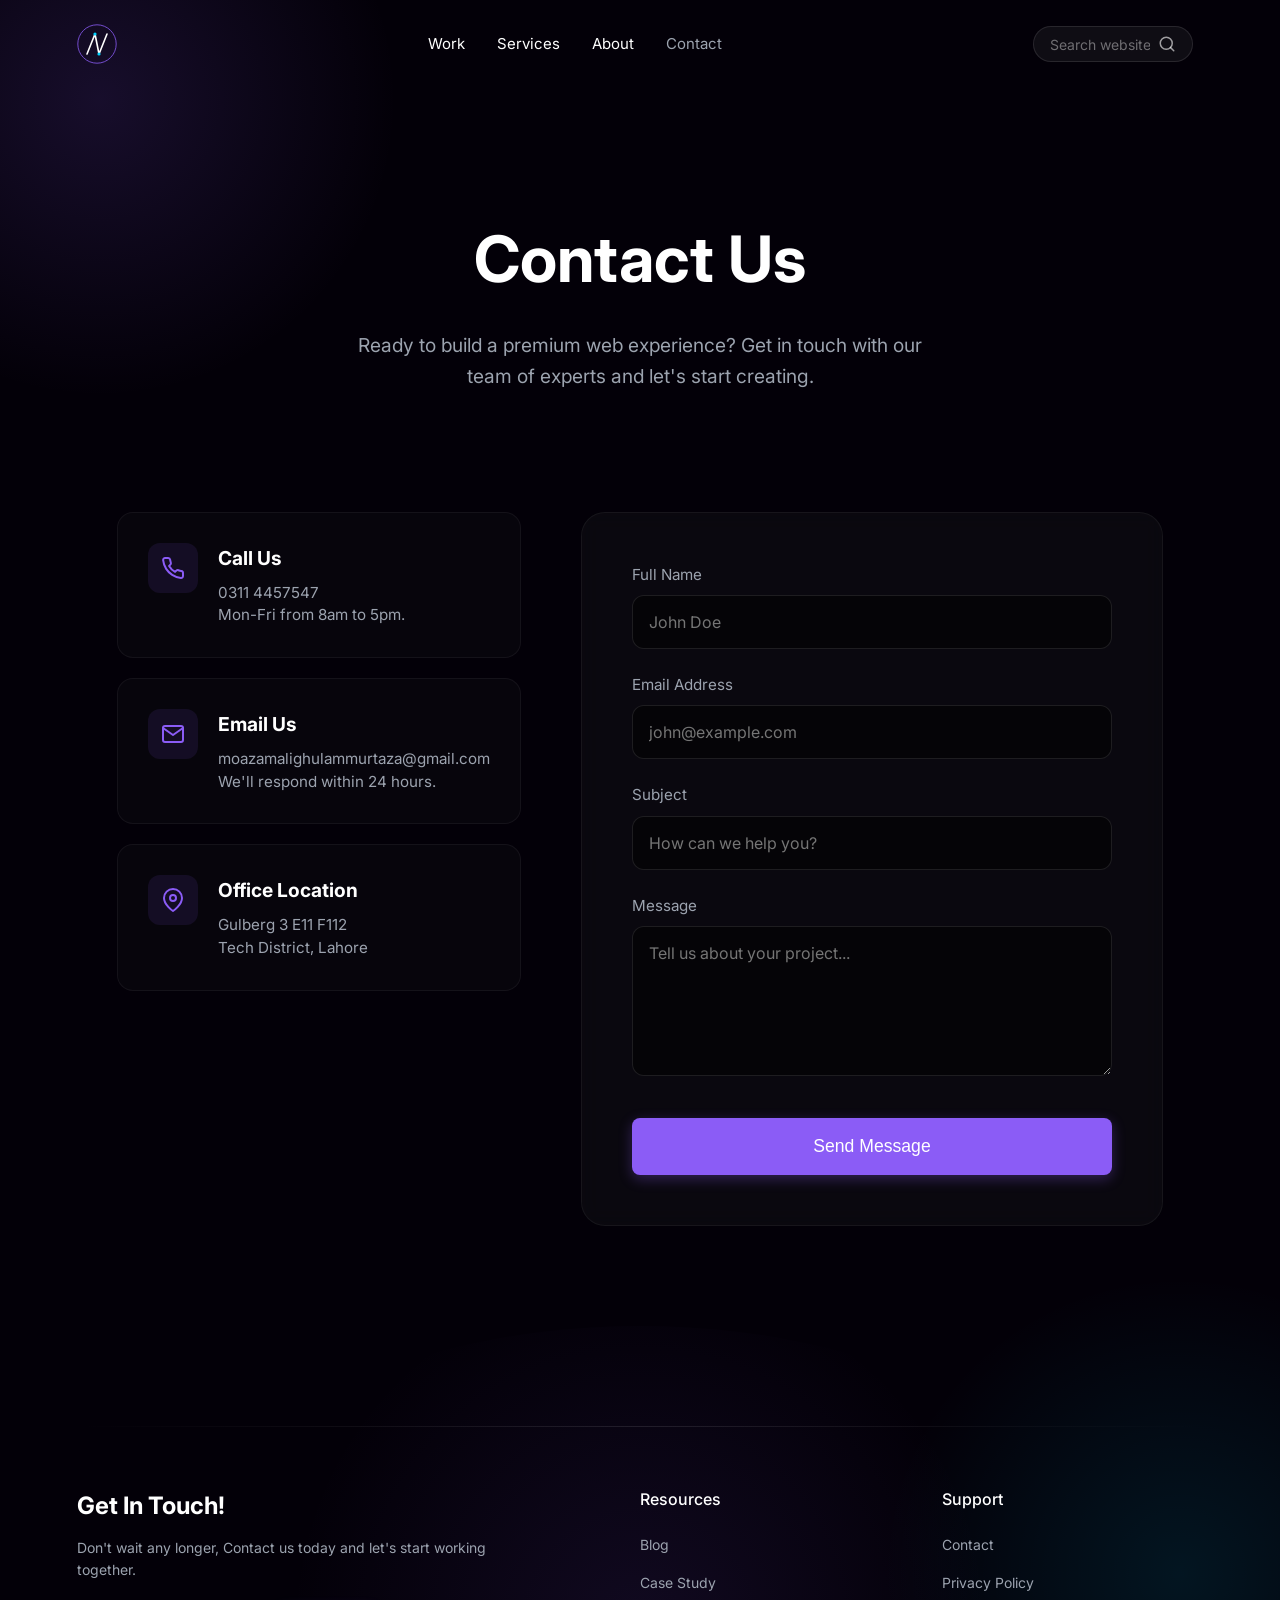
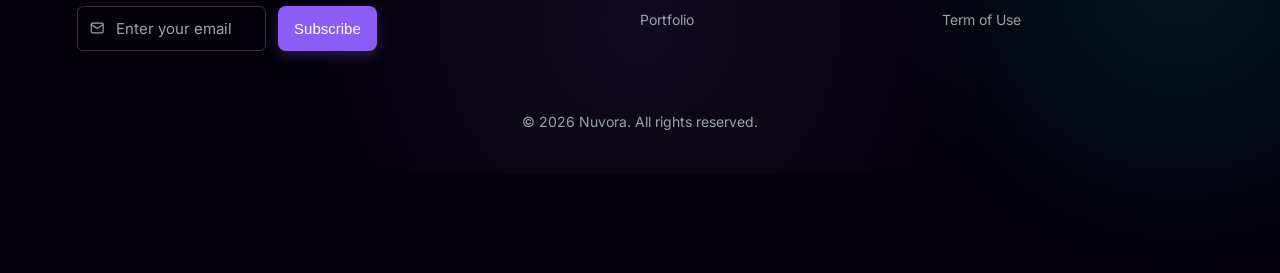
<file: contact.html>
<!DOCTYPE html>
<html lang="en">
<head>
    <meta charset="UTF-8">
    <meta name="viewport" content="width=device-width, initial-scale=1.0">
    <title>Contact Us - Antigravity Websites</title>
    <!-- Google Fonts -->
    <link rel="preconnect" href="https://fonts.googleapis.com">
    <link rel="preconnect" href="https://fonts.gstatic.com" crossorigin>
    <link href="https://fonts.googleapis.com/css2?family=Inter:wght@300;400;500;600;700;800&display=swap" rel="stylesheet">
    <!-- Main Stylesheet -->
    <link rel="stylesheet" href="style.css">
    <style>
        .contact-hero {
            padding: 120px 6% 60px;
            text-align: center;
            position: relative;
        }
        .contact-hero h1 {
            font-size: 4rem;
            margin-bottom: 20px;
            font-weight: 700;
        }
        .contact-hero p {
            color: var(--text-secondary);
            font-size: 1.2rem;
            max-width: 600px;
            margin: 0 auto;
        }
        .contact-section {
            padding: 60px 6% 100px;
            display: flex;
            gap: 60px;
            max-width: 1200px;
            margin: 0 auto;
        }
        .contact-info {
            flex: 1;
        }
        .contact-form-container {
            flex: 1.5;
            background: rgba(255, 255, 255, 0.03);
            border: 1px solid rgba(255, 255, 255, 0.05);
            padding: 50px;
            border-radius: 24px;
            backdrop-filter: blur(10px);
        }
        .info-card {
            background: rgba(255, 255, 255, 0.02);
            border: 1px solid rgba(255, 255, 255, 0.05);
            padding: 30px;
            border-radius: 16px;
            margin-bottom: 20px;
            display: flex;
            align-items: flex-start;
            gap: 20px;
        }
        .info-icon {
            background: rgba(139, 92, 246, 0.1);
            color: var(--accent);
            width: 50px;
            height: 50px;
            border-radius: 12px;
            display: flex;
            align-items: center;
            justify-content: center;
        }
        .info-content h3 {
            font-size: 1.2rem;
            margin-bottom: 8px;
        }
        .info-content p {
            color: var(--text-secondary);
            font-size: 0.95rem;
            line-height: 1.5;
        }
        .form-group {
            margin-bottom: 24px;
        }
        .form-group label {
            display: block;
            margin-bottom: 8px;
            color: var(--text-secondary);
            font-size: 0.95rem;
        }
        .form-control {
            width: 100%;
            background: rgba(0, 0, 0, 0.5);
            border: 1px solid rgba(255, 255, 255, 0.1);
            color: white;
            padding: 16px;
            border-radius: 12px;
            font-family: inherit;
            font-size: 1rem;
            transition: border-color 0.3s;
        }
        .form-control:focus {
            outline: none;
            border-color: var(--accent);
        }
        textarea.form-control {
            resize: vertical;
            min-height: 150px;
        }
        .contact-btn {
            width: 100%;
            padding: 18px;
            font-size: 1.1rem;
            margin-top: 10px;
        }
        @media (max-width: 900px) {
            .contact-section {
                flex-direction: column;
            }
        }
    </style>
</head>
<body>
    <!-- Background Gradient Effects -->
    <div class="bg-glow glow-top-left"></div>
    <div class="bg-glow glow-bottom-right"></div>
    
    <!-- Navigation Area -->
    <nav class="navbar">
        <a href="index.html" class="logo">
            <div class="logo-symbol">
                <svg width="40" height="40" viewBox="0 0 100 100" fill="none" xmlns="http://www.w3.org/2000/svg">
                    <circle cx="50" cy="50" r="48" stroke="#8B5CF6" stroke-width="2"/>
                    <path d="M25 75L45 25L55 75L75 25" stroke="white" stroke-width="4" stroke-linecap="round" stroke-linejoin="round"/>
                    <circle cx="45" cy="25" r="4" fill="#00D2FF"/>
                    <circle cx="55" cy="75" r="4" fill="#00D2FF"/>
                </svg>
            </div>
        </a>
        
        <div class="nav-links">
            <a href="index.html">Work</a>
            <a href="services.html">Services</a>
            <a href="about.html">About</a>
            <a href="contact.html" class="active">Contact</a>
        </div>
        
        <div class="nav-actions">
            <div class="search-bar-container">
                <input type="text" placeholder="Search website..." id="siteSearch">
                <svg width="18" height="18" viewBox="0 0 24 24" fill="none" stroke="currentColor" stroke-width="2" stroke-linecap="round" stroke-linejoin="round"><circle cx="11" cy="11" r="8"></circle><line x1="21" y1="21" x2="16.65" y2="16.65"></line></svg>
            </div>
            <button class="icon-btn mobile-menu-toggle" aria-label="Menu">
                <svg width="18" height="18" viewBox="0 0 24 24" fill="none" stroke="currentColor" stroke-width="2" stroke-linecap="round" stroke-linejoin="round"><line x1="3" y1="12" x2="21" y2="12"></line><line x1="3" y1="6" x2="21" y2="6"></line><line x1="3" y1="18" x2="21" y2="18"></line></svg>
            </button>
        </div>
    </nav>

    <!-- Contact Hero -->
    <header class="contact-hero">
        <h1>Contact Us</h1>
        <p>Ready to build a premium web experience? Get in touch with our team of experts and let's start creating.</p>
    </header>

    <!-- Contact Section -->
    <section class="contact-section" id="contact-info">
        <div class="contact-info">
            <div class="info-card">
                <div class="info-icon">
                    <svg width="24" height="24" viewBox="0 0 24 24" fill="none" stroke="currentColor" stroke-width="2" stroke-linecap="round" stroke-linejoin="round"><path d="M22 16.92v3a2 2 0 0 1-2.18 2 19.79 19.79 0 0 1-8.63-3.07 19.5 19.5 0 0 1-6-6 19.79 19.79 0 0 1-3.07-8.67A2 2 0 0 1 4.11 2h3a2 2 0 0 1 2 1.72 12.84 12.84 0 0 0 .7 2.81 2 2 0 0 1-.45 2.11L8.09 9.91a16 16 0 0 0 6 6l1.27-1.27a2 2 0 0 1 2.11-.45 12.84 12.84 0 0 0 2.81.7A2 2 0 0 1 22 16.92z"></path></svg>
                </div>
                <div class="info-content">
                    <h3>Call Us</h3>
                    <p>0311 4457547<br>Mon-Fri from 8am to 5pm.</p>
                </div>
            </div>

            <div class="info-card">
                <div class="info-icon">
                    <svg width="24" height="24" viewBox="0 0 24 24" fill="none" stroke="currentColor" stroke-width="2" stroke-linecap="round" stroke-linejoin="round"><path d="M4 4h16c1.1 0 2 .9 2 2v12c0 1.1-.9 2-2 2H4c-1.1 0-2-.9-2-2V6c0-1.1.9-2 2-2z"></path><polyline points="22,6 12,13 2,6"></polyline></svg>
                </div>
                <div class="info-content">
                    <h3>Email Us</h3>
                    <p>moazamalighulammurtaza@gmail.com<br>We'll respond within 24 hours.</p>
                </div>
            </div>

            <div class="info-card">
                <div class="info-icon">
                    <svg width="24" height="24" viewBox="0 0 24 24" fill="none" stroke="currentColor" stroke-width="2" stroke-linecap="round" stroke-linejoin="round"><path d="M21 10c0 7-9 13-9 13s-9-6-9-13a9 9 0 0 1 18 0z"></path><circle cx="12" cy="10" r="3"></circle></svg>
                </div>
                <div class="info-content">
                    <h3>Office Location</h3>
                    <p>Gulberg 3 E11 F112<br>Tech District, Lahore</p>
                </div>
            </div>
        </div>

        <div class="contact-form-container">
            <form onsubmit="event.preventDefault();">
                <div class="form-group">
                    <label for="name">Full Name</label>
                    <input type="text" id="name" class="form-control" placeholder="John Doe" required>
                </div>
                <div class="form-group">
                    <label for="email">Email Address</label>
                    <input type="email" id="email" class="form-control" placeholder="john@example.com" required>
                </div>
                <div class="form-group">
                    <label for="subject">Subject</label>
                    <input type="text" id="subject" class="form-control" placeholder="How can we help you?">
                </div>
                <div class="form-group">
                    <label for="message">Message</label>
                    <textarea id="message" class="form-control" placeholder="Tell us about your project..."></textarea>
                </div>
                <button type="submit" class="btn btn-primary contact-btn">Send Message</button>
            </form>
        </div>
    </section>

    <!-- Footer Area -->
    <div class="footer-wrapper">
        <div class="bg-glow footer-glow"></div>
        <div class="footer-divider"></div>

        <footer class="footer">
            <div class="footer-col brand-col">
                <h3>Get In Touch!</h3>
                <p>Don't wait any longer, Contact us today and let's start working together.</p>
                <form class="footer-form">
                    <div class="input-group dark-input">
                        <svg width="16" height="16" viewBox="0 0 24 24" fill="none" stroke="#9CA3AF" stroke-width="2"><path d="M4 4h16c1.1 0 2 .9 2 2v12c0 1.1-.9 2-2 2H4c-1.1 0-2-.9-2-2V6c0-1.1.9-2 2-2z"></path><polyline points="22,6 12,13 2,6"></polyline></svg>
                        <input type="email" placeholder="Enter your email" required>
                    </div>
                    <button type="submit" class="btn btn-primary btn-sm">Subscribe</button>
                </form>
            </div>
            
            
            <div class="footer-col">
                <h4>Resources</h4>
                <ul>
                    <li><a href="index.html">Blog</a></li>
                    <li><a href="index.html#portfolio">Case Study</a></li>
                    <li><a href="index.html#portfolio">Portfolio</a></li>
                </ul>
            </div>
            
            <div class="footer-col">
                <h4>Support</h4>
                <ul>
                    <li><a href="contact.html#contact-info">Contact</a></li>
                    <li><a href="index.html">Privacy Policy</a></li>
                    <li><a href="index.html">Term of Use</a></li>
                </ul>
            </div>
        </footer>
        <div class="copyright">
            <p>&copy; 2026 Nuvora. All rights reserved.</p>
        </div>
    </div>

    <script src="script.js"></script>
</body>
</html>
</file>
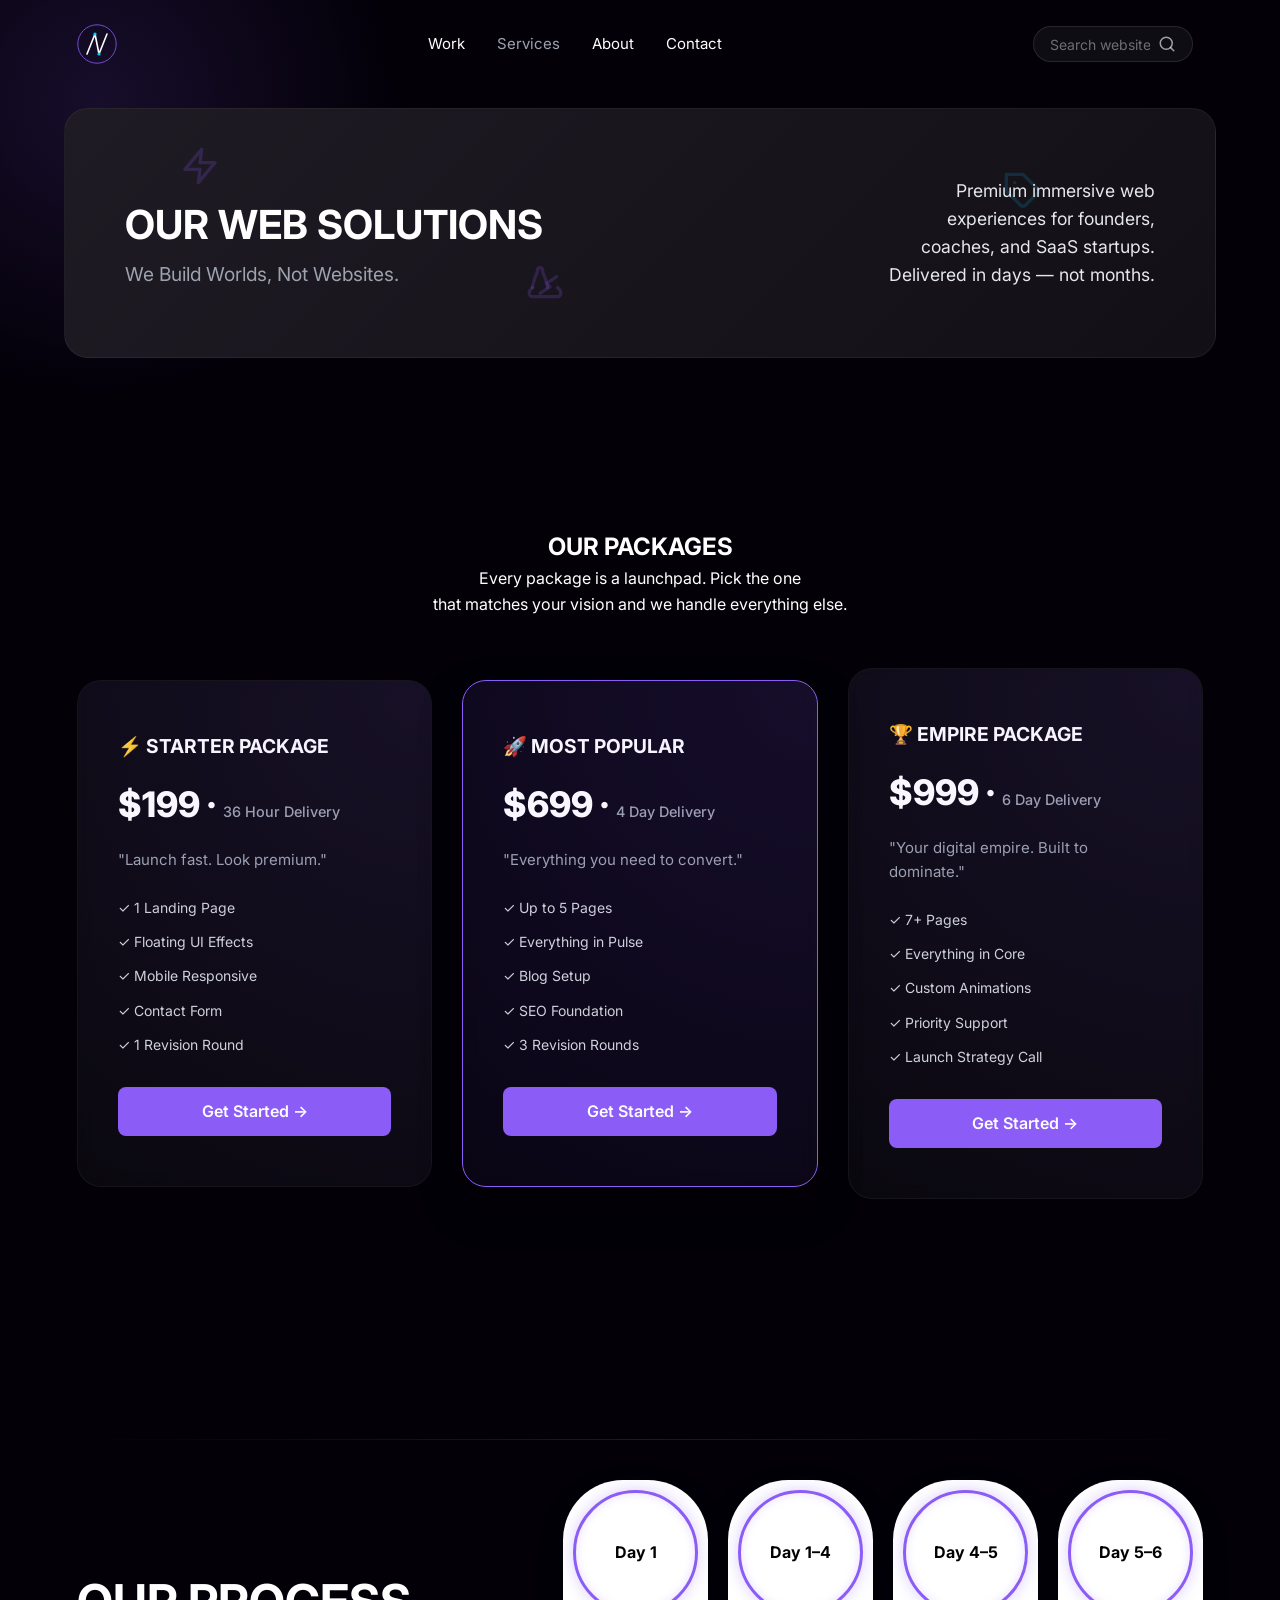
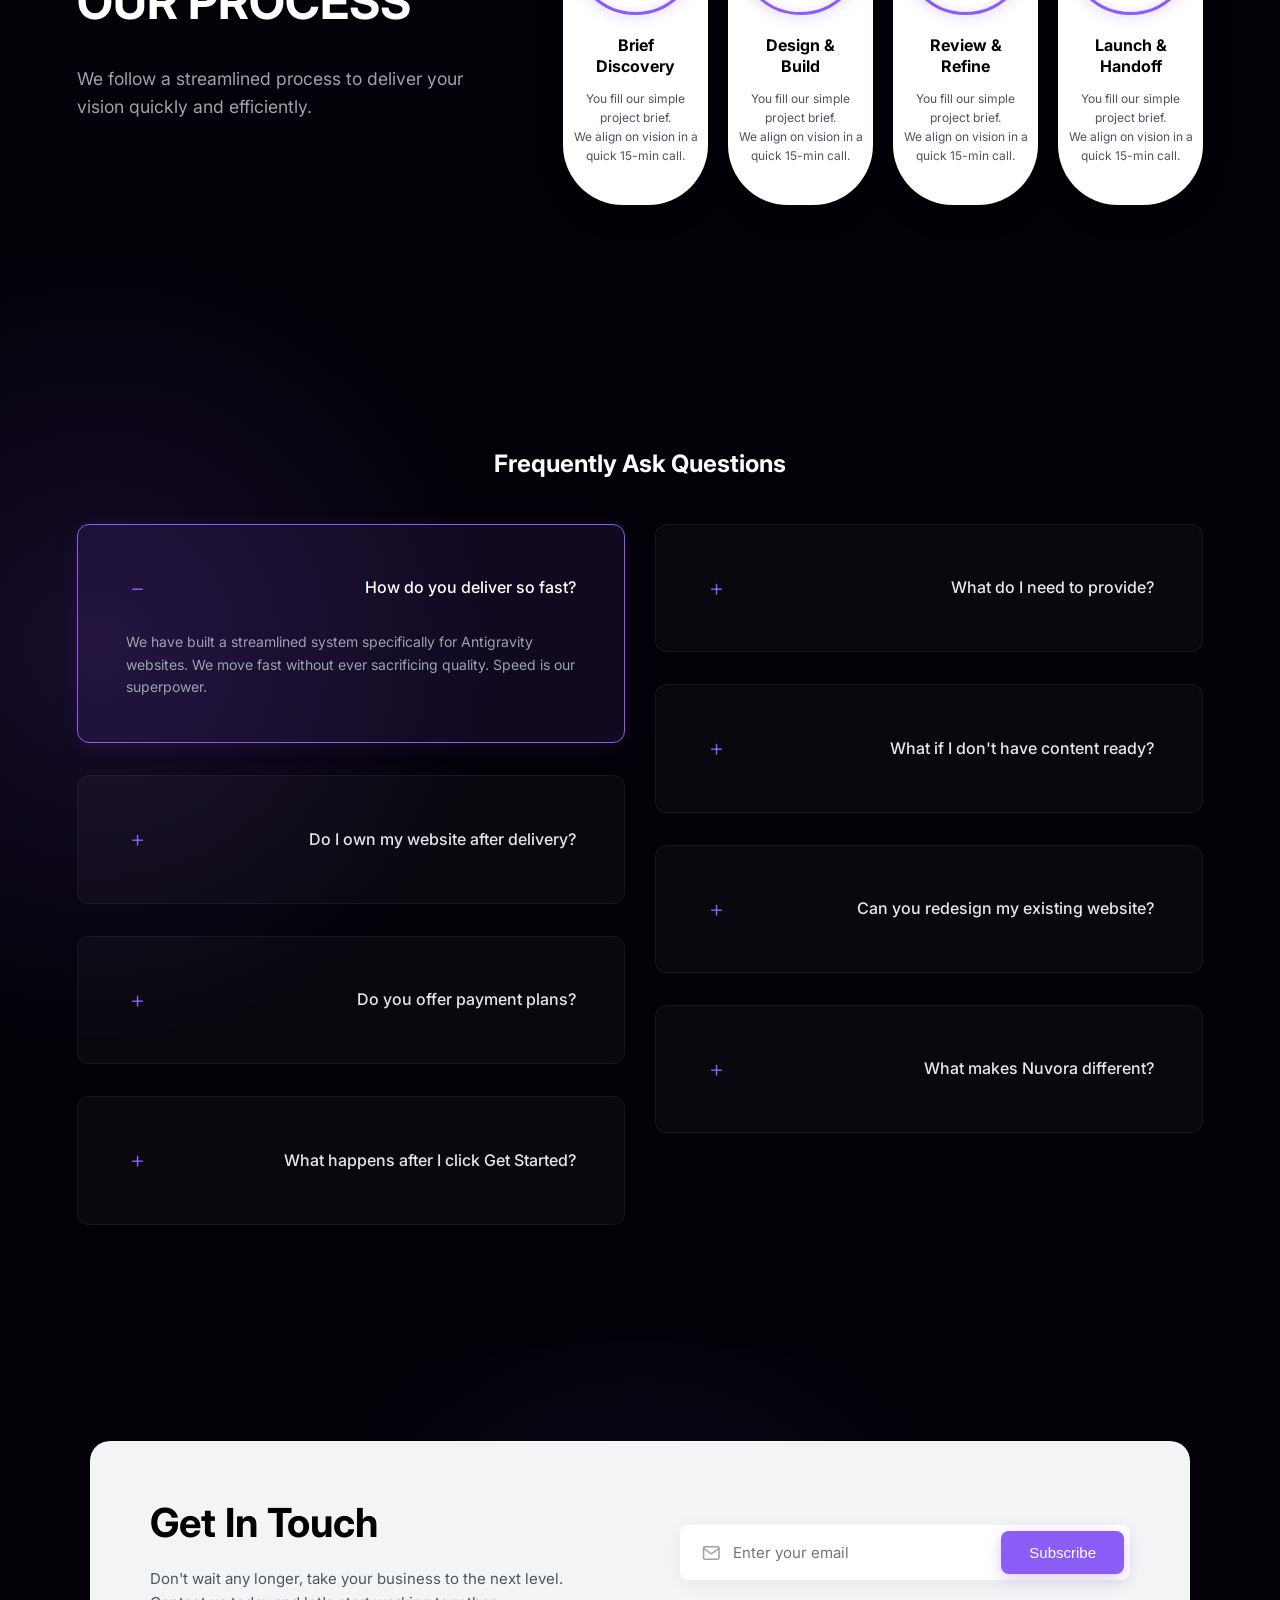
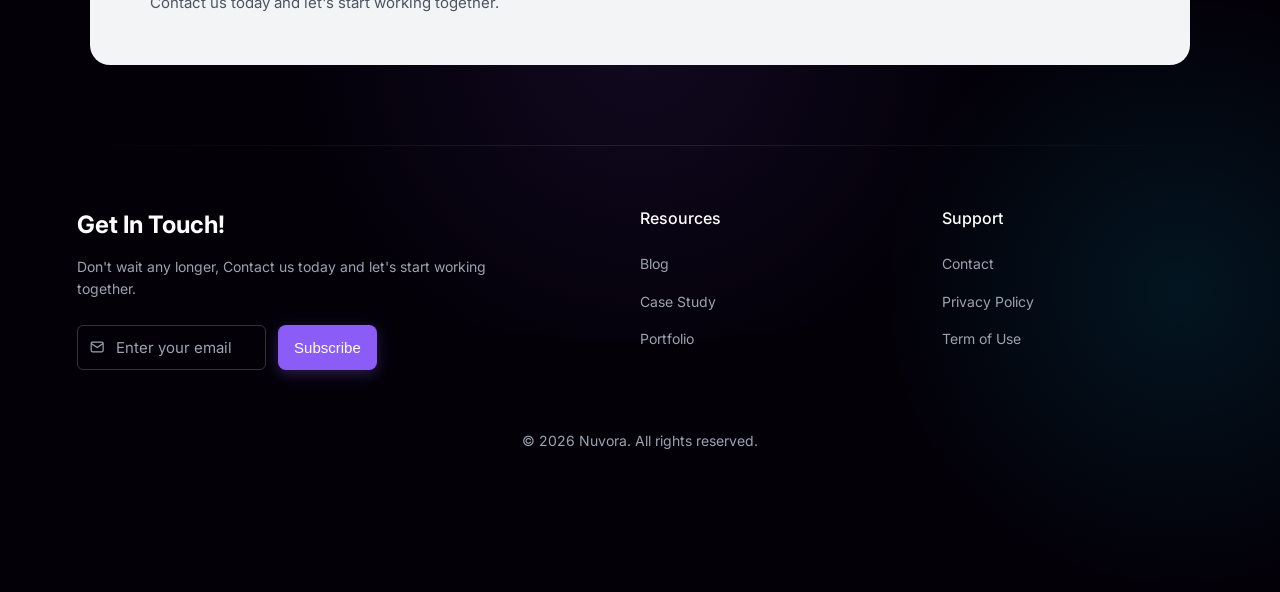
<file: services.html>
<!DOCTYPE html>
<html lang="en">

<head>
    <meta charset="UTF-8">
    <meta name="viewport" content="width=device-width, initial-scale=1.0">
    <title>Services - Antigravity Websites</title>
    <!-- Google Fonts -->
    <link rel="preconnect" href="https://fonts.googleapis.com">
    <link rel="preconnect" href="https://fonts.gstatic.com" crossorigin>
    <link href="https://fonts.googleapis.com/css2?family=Inter:wght@300;400;500;600;700;800&display=swap"
        rel="stylesheet">
    <!-- Main Stylesheet -->
    <link rel="stylesheet" href="style.css">
</head>

<body>
    <!-- Background Gradient Effects -->
    <div class="bg-glow glow-top-left"></div>
    <div class="bg-glow glow-bottom-right"></div>
    <div class="bg-glow glow-middle-left"></div>

    <!-- Navigation Area -->
    <nav class="navbar">
        <a href="index.html" class="logo">
            <div class="logo-symbol">
                <svg width="40" height="40" viewBox="0 0 100 100" fill="none" xmlns="http://www.w3.org/2000/svg">
                    <circle cx="50" cy="50" r="48" stroke="#8B5CF6" stroke-width="2" />
                    <path d="M25 75L45 25L55 75L75 25" stroke="white" stroke-width="4" stroke-linecap="round"
                        stroke-linejoin="round" />
                    <circle cx="45" cy="25" r="4" fill="#00D2FF" />
                    <circle cx="55" cy="75" r="4" fill="#00D2FF" />
                </svg>
            </div>
        </a>

        <div class="nav-links">
            <a href="index.html">Work</a>
            <a href="services.html" class="active">Services</a>
            <a href="about.html">About</a>
            <a href="contact.html">Contact</a>
        </div>

        <div class="nav-actions">
            <div class="search-bar-container">
                <input type="text" placeholder="Search website..." id="siteSearch">
                <svg width="18" height="18" viewBox="0 0 24 24" fill="none" stroke="currentColor" stroke-width="2"
                    stroke-linecap="round" stroke-linejoin="round">
                    <circle cx="11" cy="11" r="8"></circle>
                    <line x1="21" y1="21" x2="16.65" y2="16.65"></line>
                </svg>
            </div>
            <button class="icon-btn mobile-menu-toggle" aria-label="Menu">
                <svg width="18" height="18" viewBox="0 0 24 24" fill="none" stroke="currentColor" stroke-width="2"
                    stroke-linecap="round" stroke-linejoin="round">
                    <line x1="3" y1="12" x2="21" y2="12"></line>
                    <line x1="3" y1="6" x2="21" y2="6"></line>
                    <line x1="3" y1="18" x2="21" y2="18"></line>
                </svg>
            </button>
        </div>
    </nav>

    <header class="home-hero">
        <div class="home-hero-container services-hero-container">
            <!-- Floating Background Elements -->
            <div class="hero-floating-elements">
                <div class="floating-item item-1">
                    <svg width="24" height="24" viewBox="0 0 24 24" fill="none" stroke="currentColor" stroke-width="2"
                        stroke-linecap="round" stroke-linejoin="round">
                        <path d="M13 2L3 14h9l-1 8 10-12h-9l1-8z"></path>
                    </svg>
                </div>
                <div class="floating-item item-2">
                    <svg width="24" height="24" viewBox="0 0 24 24" fill="none" stroke="currentColor" stroke-width="2"
                        stroke-linecap="round" stroke-linejoin="round">
                        <path d="M20.59 13.41l-7.17 7.17a2 2 0 0 1-2.83 0L2 12V2h10l8.59 8.59a2 2 0 0 1 0 2.82z"></path>
                        <line x1="7" y1="7" x2="7.01" y2="7"></line>
                    </svg>
                </div>
                <div class="floating-item item-3">
                    <svg width="24" height="24" viewBox="0 0 24 24" fill="none" stroke="currentColor" stroke-width="2"
                        stroke-linecap="round" stroke-linejoin="round">
                        <path
                            d="M4.5 16.5c-1.5 1.26-2 2.67-2 3.5 0 1.21.95 2 2 2h15c1.1 0 2-.79 2-2 0-.83-.5-2.24-2-3.5">
                        </path>
                        <path d="M19 10l-6 4 2 2-6 4"></path>
                        <path d="M4.5 16.5c0-1 1.5-6 1.5-6s1.5-3 1.5-4.5a1.5 1.5 0 0 1 3 0c0 1.5 1.5 4.5 1.5 4.5s1.5 5 1.5 6">
                        </path>
                    </svg>
                </div>
            </div>

            <div class="home-hero-inner">
                <div class="hero-left-col animate-up">
                    <h1>OUR WEB SOLUTIONS</h1>
                    <p class="hero-subtitle" style="margin-bottom: 0;">We Build Worlds, Not Websites.</p>
                </div>
                <div class="hero-right-col animate-up" style="animation-delay: 0.2s;">
                    <p class="hero-premium-text">Premium immersive web <br> experiences for founders, <br> coaches, and
                        SaaS startups.<br> Delivered in days — not months.</p>
                </div>
            </div>
        </div>
    </header>

    <!-- Packages Section -->
    <section class="packages-section section-padding" id="packages">
        <div class="section-header text-center pt-spacing">
            <h2>OUR PACKAGES</h2>
            <p>Every package is a launchpad. Pick the one<br> that matches your vision and we handle everything else.
            </p>
        </div>

        <div class="packages-grid">
            <!-- Package 1: Starter -->
            <div class="package-card">
                <h3>⚡ STARTER PACKAGE</h3>
                <div class="price">$199 &middot; <span>36 Hour Delivery</span></div>
                <p class="package-desc">"Launch fast. Look premium."</p>
                <ul class="package-features">
                    <li>✓ 1 Landing Page</li>
                    <li>✓ Floating UI Effects</li>
                    <li>✓ Mobile Responsive</li>
                    <li>✓ Contact Form</li>
                    <li>✓ 1 Revision Round</li>
                </ul>
                <a href="contact.html#contact-info" class="package-btn">Get Started &rarr;</a>
            </div>

            <!-- Package 2: Professional (Highlighted) -->
            <div class="package-card highlighted-card">
                <h3>🚀 MOST POPULAR</h3>
                <div class="price">$699 &middot; <span>4 Day Delivery</span></div>
                <p class="package-desc">"Everything you need to convert."</p>
                <ul class="package-features">
                    <li>✓ Up to 5 Pages</li>
                    <li>✓ Everything in Pulse</li>
                    <li>✓ Blog Setup</li>
                    <li>✓ SEO Foundation</li>
                    <li>✓ 3 Revision Rounds</li>
                </ul>
                <a href="contact.html#contact-info" class="package-btn">Get Started &rarr;</a>
            </div>

            <!-- Package 3: Empire -->
            <div class="package-card">
                <h3>🏆 EMPIRE PACKAGE</h3>
                <div class="price">$999 &middot; <span>6 Day Delivery</span></div>
                <p class="package-desc">"Your digital empire. Built to dominate."</p>
                <ul class="package-features">
                    <li>✓ 7+ Pages</li>
                    <li>✓ Everything in Core</li>
                    <li>✓ Custom Animations</li>
                    <li>✓ Priority Support</li>
                    <li>✓ Launch Strategy Call</li>
                </ul>
                <a href="contact.html#contact-info" class="package-btn">Get Started &rarr;</a>
            </div>
        </div>
    </section>

    <!-- Process Timeline Section -->
    <section class="process-section section-padding" id="process">
        <div class="hero-divider"></div>
        <div class="process-container pt-spacing pb-spacing">
            <div class="process-text-col">
                <h2>OUR PROCESS</h2>
                <p>We follow a streamlined process to deliver your vision quickly and efficiently.</p>
            </div>

            <div class="process-timeline">
                <div class="process-step">
                    <div class="step-circle">
                        <h4>Day 1</h4>
                    </div>
                    <div class="step-content">
                        <h5>Brief<br>Discovery</h5>
                        <p>You fill our simple project brief.<br>We align on vision in a quick 15-min call.</p>
                    </div>
                </div>

                <div class="process-step">
                    <div class="step-circle">
                        <h4>Day 1–4</h4>
                    </div>
                    <div class="step-content">
                        <h5>Design &<br>Build</h5>
                        <p>You fill our simple project brief.<br>We align on vision in a quick 15-min call.</p>
                    </div>
                </div>

                <div class="process-step">
                    <div class="step-circle">
                        <h4>Day 4–5</h4>
                    </div>
                    <div class="step-content">
                        <h5>Review &<br>Refine</h5>
                        <p>You fill our simple project brief.<br>We align on vision in a quick 15-min call.</p>
                    </div>
                </div>

                <div class="process-step">
                    <div class="step-circle">
                        <h4>Day 5–6</h4>
                    </div>
                    <div class="step-content">
                        <h5>Launch &<br>Handoff</h5>
                        <p>You fill our simple project brief.<br>We align on vision in a quick 15-min call.</p>
                    </div>
                </div>
            </div>
        </div>
    </section>

    <!-- FAQ Section -->
    <section class="faq-section section-padding" id="faq">
        <div class="section-header text-center">
            <h2>Frequently Ask Questions</h2>
        </div>

        <div class="faq-grid pt-spacing">
            <!-- FAQ Left Col -->
            <div class="faq-col">
                <div class="faq-item active">
                    <div class="faq-header">
                        <span class="faq-icon">&minus;</span>
                        <h4>How do you deliver so fast?</h4>
                    </div>
                    <div class="faq-body" style="display: block;">
                        <p>We have built a streamlined system specifically for Antigravity websites. We move fast
                            without ever sacrificing quality. Speed is our superpower.</p>
                    </div>
                </div>

                <div class="faq-item">
                    <div class="faq-header">
                        <span class="faq-icon">&plus;</span>
                        <h4>Do I own my website after delivery?</h4>
                    </div>
                    <div class="faq-body">
                        <p>Yes, absolutely. Once the project is fully paid and handed over, you hold 100% ownership of
                            the design and source code.</p>
                    </div>
                </div>

                <div class="faq-item">
                    <div class="faq-header">
                        <span class="faq-icon">&plus;</span>
                        <h4>Do you offer payment plans?</h4>
                    </div>
                    <div class="faq-body">
                        <p>We typically work with a 50% upfront deposit and 50% upon final delivery, but reach out to
                            discuss custom arrangements.</p>
                    </div>
                </div>

                <div class="faq-item">
                    <div class="faq-header">
                        <span class="faq-icon">&plus;</span>
                        <h4>What happens after I click Get Started?</h4>
                    </div>
                    <div class="faq-body">
                        <p>You'll be directed to a quick onboarding questionnaire, followed by a link to schedule our
                            kickoff call!</p>
                    </div>
                </div>
            </div>

            <!-- FAQ Right Col -->
            <div class="faq-col">
                <div class="faq-item">
                    <div class="faq-header">
                        <span class="faq-icon">&plus;</span>
                        <h4>What do I need to provide?</h4>
                    </div>
                    <div class="faq-body">
                        <p>We just need your brand assets (logo, colors), basic copy, and any inspirational websites you
                            like.</p>
                    </div>
                </div>

                <div class="faq-item">
                    <div class="faq-header">
                        <span class="faq-icon">&plus;</span>
                        <h4>What if I don't have content ready?</h4>
                    </div>
                    <div class="faq-body">
                        <p>No problem! We can use placeholder text (lorem ipsum) or help you craft basic copy through
                            our extended packages.</p>
                    </div>
                </div>

                <div class="faq-item">
                    <div class="faq-header">
                        <span class="faq-icon">&plus;</span>
                        <h4>Can you redesign my existing website?</h4>
                    </div>
                    <div class="faq-body">
                        <p>Certainly. We can take your existing website and completely revamp it into an
                            Antigravity-tier experience.</p>
                    </div>
                </div>

                <div class="faq-item">
                    <div class="faq-header">
                        <span class="faq-icon">&plus;</span>
                        <h4>What makes Nuvora different?</h4>
                    </div>
                    <div class="faq-body">
                        <p>We focus exclusively on ultra-premium, conversion-optimized designs delivered in record time
                            frames without the bloat.</p>
                    </div>
                </div>
            </div>
        </div>
    </section>

    <!-- Footer Area (includes Newsletter) -->
    <div class="footer-wrapper">
        <div class="bg-glow footer-glow"></div>

        <!-- Newsletter / Get In Touch Box -->
        <section class="newsletter-box">
            <div class="newsletter-content">
                <h2>Get In Touch</h2>
                <p>Don't wait any longer, take your business to the next level. Contact us today and let's start working
                    together.</p>
            </div>
            <form class="newsletter-form">
                <div class="input-group">
                    <svg width="20" height="20" viewBox="0 0 24 24" fill="none" stroke="#9CA3AF" stroke-width="2"
                        stroke-linecap="round" stroke-linejoin="round">
                        <path d="M4 4h16c1.1 0 2 .9 2 2v12c0 1.1-.9 2-2 2H4c-1.1 0-2-.9-2-2V6c0-1.1.9-2 2-2z"></path>
                        <polyline points="22,6 12,13 2,6"></polyline>
                    </svg>
                    <input type="email" placeholder="Enter your email" required>
                </div>
                <button type="submit" class="btn btn-primary">Subscribe</button>
            </form>
        </section>

        <div class="footer-divider"></div>

        <footer class="footer">
            <div class="footer-col brand-col">
                <h3>Get In Touch!</h3>
                <p>Don't wait any longer, Contact us today and let's start working together.</p>
                <form class="footer-form">
                    <div class="input-group dark-input">
                        <svg width="16" height="16" viewBox="0 0 24 24" fill="none" stroke="#9CA3AF" stroke-width="2">
                            <path d="M4 4h16c1.1 0 2 .9 2 2v12c0 1.1-.9 2-2 2H4c-1.1 0-2-.9-2-2V6c0-1.1.9-2 2-2z">
                            </path>
                            <polyline points="22,6 12,13 2,6"></polyline>
                        </svg>
                        <input type="email" placeholder="Enter your email" required>
                    </div>
                    <button type="submit" class="btn btn-primary btn-sm">Subscribe</button>
                </form>
            </div>


            <div class="footer-col">
                <h4>Resources</h4>
                <ul>
                    <li><a href="index.html">Blog</a></li>
                    <li><a href="index.html#portfolio">Case Study</a></li>
                    <li><a href="index.html#portfolio">Portfolio</a></li>
                </ul>
            </div>

            <div class="footer-col">
                <h4>Support</h4>
                <ul>
                    <li><a href="contact.html#contact-info">Contact</a></li>
                    <li><a href="index.html">Privacy Policy</a></li>
                    <li><a href="index.html">Term of Use</a></li>
                </ul>
            </div>
        </footer>
        <div class="copyright">
            <p>&copy; 2026 Nuvora. All rights reserved.</p>
        </div>
    </div>

    <script src="script.js"></script>
</body>

</html>
</file>
<file: style.css>
:root {
    --bg-color: #030008;
    --text-primary: #FFFFFF;
    --text-secondary: #9CA3AF;
    --accent: #8B5CF6;
    --accent-hover: #7C3AED;
    --section-bg: #FFFFFF;
    --card-bg: rgba(255, 255, 255, 0.03);
    
    --font-heading: 'Inter', sans-serif;
    --font-body: 'Inter', sans-serif;
}

* {
    margin: 0;
    padding: 0;
    box-sizing: border-box;
}

body {
    font-family: var(--font-body);
    background-color: var(--bg-color);
    color: var(--text-primary);
    line-height: 1.6;
    overflow-x: hidden;
    position: relative;
}

/* Background Glow Effects */
.bg-glow {
    position: absolute;
    width: 600px;
    height: 600px;
    background: radial-gradient(circle, rgba(139, 92, 246, 0.15) 0%, rgba(3, 0, 8, 0) 70%);
    border-radius: 50%;
    z-index: -1;
    pointer-events: none;
}

.glow-top-left {
    top: -200px;
    left: -200px;
}

.glow-bottom-right {
    bottom: -100px;
    right: -200px;
    background: radial-gradient(circle, rgba(0, 210, 255, 0.1) 0%, rgba(3, 0, 8, 0) 70%);
}

.glow-middle-left {
    top: 50%;
    left: -300px;
    width: 800px;
    height: 800px;
}

/* Buttons */
.btn {
    display: inline-flex;
    align-items: center;
    justify-content: center;
    padding: 12px 28px;
    border-radius: 8px;
    font-weight: 500;
    font-size: 15px;
    text-decoration: none;
    transition: all 0.3s ease;
    cursor: pointer;
}

.btn-primary {
    background-color: var(--accent);
    color: white;
    border: none;
    box-shadow: 0 4px 14px rgba(139, 92, 246, 0.3);
}

.btn-primary:hover {
    background-color: var(--accent-hover);
    transform: translateY(-2px);
    box-shadow: 0 6px 20px rgba(139, 92, 246, 0.4);
}

.btn-outline {
    background-color: transparent;
    color: white;
    border: 1px solid rgba(255, 255, 255, 0.2);
}

.btn-outline:hover {
    border-color: white;
    background-color: rgba(255, 255, 255, 0.05);
}

/* Navigation */
.navbar {
    display: flex;
    justify-content: space-between;
    align-items: center;
    padding: 24px 6%;
    position: relative;
    z-index: 100;
}

.logo-symbol {
    width: 40px;
    height: 40px;
}

.nav-links {
    display: flex;
    gap: 32px;
}

.nav-links a {
    color: var(--text-primary);
    text-decoration: none;
    font-size: 15px;
    transition: color 0.2s;
}

.nav-links a:hover, .nav-links a.active {
    color: var(--text-secondary);
}

.nav-actions {
    display: flex;
    gap: 16px;
    align-items: center;
}

.icon-btn {
    background: white;
    border: none;
    width: 40px;
    height: 40px;
    border-radius: 50%;
    display: flex;
    align-items: center;
    justify-content: center;
    cursor: pointer;
    color: black;
    transition: transform 0.2s ease;
}

.icon-btn:hover {
    transform: scale(1.05);
}

.mobile-menu-toggle {
    display: none;
    background: transparent;
    color: white;
    border: 1px solid rgba(255,255,255,0.2);
}

/* Simple Search Bar */
.search-bar-container {
    background: rgba(255, 255, 255, 0.05);
    border: 1px solid rgba(255, 255, 255, 0.1);
    border-radius: 30px;
    padding: 8px 16px;
    display: flex;
    align-items: center;
    gap: 8px;
    transition: all 0.3s ease;
    margin-right: 10px;
}

.search-bar-container:focus-within {
    border-color: var(--accent);
    background: rgba(139, 92, 246, 0.05);
    box-shadow: 0 0 15px rgba(139, 92, 246, 0.1);
}

.search-bar-container input {
    background: transparent;
    border: none;
    color: white;
    outline: none;
    font-family: inherit;
    font-size: 14px;
    width: 100px;
    transition: width 0.3s ease;
}

.search-bar-container input:focus {
    width: 160px;
}

.search-bar-container input::placeholder {
    color: rgba(255, 255, 255, 0.4);
}

.search-bar-container svg {
    color: rgba(255, 255, 255, 0.6);
    flex-shrink: 0;
}

/* Hero Section */
.hero {
    display: flex;
    align-items: center;
    justify-content: space-between;
    padding: 80px 6% 40px;
    min-height: calc(100vh - 100px);
}

.hero-content {
    flex: 1;
    max-width: 500px;
}

.hero h1 {
    font-size: 4.5rem;
    line-height: 1.1;
    font-weight: 700;
    margin-bottom: 24px;
}

.highlight {
    color: var(--accent);
}

.hero p {
    color: var(--text-secondary);
    font-size: 16px;
    margin-bottom: 40px;
    max-width: 85%;
}

.hero-buttons {
    display: flex;
    gap: 16px;
    margin-bottom: 60px;
}

.hero-stats {
    display: grid;
    grid-template-columns: repeat(2, 1fr);
    gap: 30px;
}

.stat-item h3 {
    font-size: 2rem;
    font-weight: 600;
    margin-bottom: 4px;
}

.stat-item h3 span {
    color: var(--text-secondary);
    font-weight: 300;
}

.stat-item p {
    font-size: 13px;
    color: var(--text-secondary);
    margin: 0;
}

.hero-image-wrapper {
    flex: 1;
    position: relative;
    display: flex;
    justify-content: center;
    align-items: center;
}

.hero-img {
    max-width: 90%;
    height: auto;
    object-fit: cover;
    z-index: 2;
    mask-image: radial-gradient(circle at center, black 60%, transparent 100%);
    -webkit-mask-image: radial-gradient(circle at center, black 60%, transparent 100%);
}

.floating-icons {
    position: absolute;
    width: 100%;
    height: 100%;
    z-index: 3;
    pointer-events: none;
}

.icon-bubble {
    position: absolute;
    width: 50px;
    height: 50px;
    background: rgba(255, 255, 255, 0.1);
    backdrop-filter: blur(8px);
    border-radius: 12px;
    display: flex;
    align-items: center;
    justify-content: center;
    padding: 10px;
    box-shadow: 0 10px 30px rgba(0,0,0,0.2);
    animation: float 6s ease-in-out infinite;
    border: 1px solid rgba(255,255,255,0.05);
}

.icon-bubble img {
    width: 100%;
    height: auto;
    object-fit: contain;
}

.icon-bubble.diamond { top: 10%; left: 20%; animation-delay: 0s; }
.icon-bubble.sketch { top: 30%; left: 10%; animation-delay: 1s; }
.icon-bubble.xd { top: 15%; right: 20%; animation-delay: 2s; background: rgba(71, 1, 55, 0.4); }
.icon-bubble.ps { top: 40%; right: 10%; animation-delay: 3s; background: rgba(0, 30, 54, 0.4); }

@keyframes float {
    0% { transform: translateY(0px); }
    50% { transform: translateY(-15px); }
    100% { transform: translateY(0px); }
}

/* About Section */
.about-section {
    display: flex;
    padding: 100px 6%;
    gap: 60px;
    align-items: center;
}

.about-image-placeholder {
    flex: 1;
}

.abstract-shape {
    width: 100%;
    height: 600px;
    background: linear-gradient(145deg, #1f1d24, #131117);
    border-radius: 20px;
    border: 1px solid rgba(255,255,255,0.02);
    box-shadow: inset 0 0 40px rgba(0,0,0,0.5), 0 20px 40px rgba(0,0,0,0.4);
}

.about-content {
    flex: 1;
}

.about-content h2 {
    font-size: 3rem;
    margin-bottom: 24px;
}

.about-desc {
    color: var(--text-secondary);
    margin-bottom: 40px;
    font-size: 16px;
    max-width: 90%;
}

.tabs {
    display: flex;
    gap: 30px;
    border-bottom: 1px solid rgba(255, 255, 255, 0.1);
    margin-bottom: 30px;
}

.tab-btn {
    background: none;
    border: none;
    color: var(--text-secondary);
    font-size: 16px;
    font-weight: 500;
    padding-bottom: 12px;
    cursor: pointer;
    position: relative;
    transition: color 0.3s;
}

.tab-btn.active {
    color: white;
}

.tab-btn.active::after {
    content: '';
    position: absolute;
    bottom: -1px;
    left: 0;
    width: 100%;
    height: 2px;
    background-color: white;
}

.tab-pane {
    display: none;
    animation: fadeIn 0.4s ease;
}

.tab-pane.active {
    display: block;
}

@keyframes fadeIn {
    from { opacity: 0; transform: translateY(5px); }
    to { opacity: 1; transform: translateY(0); }
}

.skill-item {
    margin-bottom: 24px;
}

.skill-item h4 {
    font-size: 16px;
    font-weight: 500;
    margin-bottom: 8px;
}

.skill-item p {
    color: var(--text-secondary);
    font-size: 14px;
}

/* Team Section */
.team-section {
    background-color: var(--section-bg);
    color: black;
    padding: 100px 6%;
    text-align: center;
}

.team-header h2 {
    font-size: 2.5rem;
    margin-bottom: 10px;
}

.team-header p {
    color: #6B7280;
    margin-bottom: 60px;
}

.team-grid {
    display: grid;
    grid-template-columns: repeat(4, 1fr);
    gap: 24px;
}

.team-card {
    background: #F9FAFB;
    padding: 24px 20px;
    border-radius: 12px;
    transition: transform 0.3s ease;
}

.team-card:hover {
    transform: translateY(-5px);
    box-shadow: 0 10px 30px rgba(0,0,0,0.05);
}

.card-img-wrapper {
    width: 140px;
    height: 140px;
    border-radius: 50%;
    margin: 0 auto 20px;
    overflow: hidden;
    position: relative;
    background: #e5e7eb;
}

.card-img-wrapper img {
    width: 100%;
    height: 100%;
    object-fit: cover;
    object-position: top;
}

.team-card h4 {
    font-size: 18px;
    margin-bottom: 4px;
}

.team-card p {
    color: #6B7280;
    font-size: 14px;
}

/* Footer Wrapper & Newsletter */
.footer-wrapper {
    position: relative;
    padding: 100px 6% 40px;
    overflow: hidden;
}

.footer-glow {
    top: 0;
    left: 50%;
    transform: translateX(-50%);
    background: radial-gradient(circle, rgba(139, 92, 246, 0.1) 0%, rgba(3, 0, 8, 0) 60%);
    width: 1000px;
}

.newsletter-box {
    background: #F3F4F6;
    border-radius: 20px;
    padding: 50px 60px;
    display: flex;
    justify-content: space-between;
    align-items: center;
    color: black;
    max-width: 1100px;
    margin: 0 auto 80px;
    position: relative;
    z-index: 10;
}

.newsletter-content {
    flex: 1;
    max-width: 450px;
}

.newsletter-content h2 {
    font-size: 2.5rem;
    margin-bottom: 12px;
}

.newsletter-content p {
    color: #4B5563;
    font-size: 15px;
}

.newsletter-form {
    display: flex;
    background: white;
    padding: 6px;
    border-radius: 8px;
    box-shadow: 0 4px 20px rgba(0,0,0,0.05);
    width: 450px;
}

.input-group {
    display: flex;
    align-items: center;
    padding: 0 16px;
    flex: 1;
}

.input-group input {
    border: none;
    outline: none;
    padding: 12px;
    font-family: inherit;
    width: 100%;
    font-size: 15px;
}

.footer-divider {
    height: 1px;
    background: linear-gradient(90deg, transparent, rgba(255,255,255,0.1), transparent);
    margin-bottom: 60px;
}

.footer {
    display: grid;
    grid-template-columns: 2fr 1fr 1fr;
    gap: 40px;
    position: relative;
    z-index: 10;
}

.brand-col h3 {
    font-size: 1.5rem;
    margin-bottom: 12px;
}

.brand-col p {
    color: var(--text-secondary);
    font-size: 14px;
    margin-bottom: 24px;
    max-width: 80%;
}

.footer-form {
    display: flex;
    max-width: 300px;
    gap: 12px;
}

.dark-input {
    background: transparent;
    border: 1px solid rgba(255,255,255,0.2);
    border-radius: 6px;
    padding: 0 12px;
}

.dark-input input {
    background: transparent;
    color: white;
}

.dark-input input::placeholder {
    color: var(--text-secondary);
}

.btn-sm {
    padding: 8px 16px;
}

.footer-col h4 {
    font-size: 16px;
    margin-bottom: 20px;
    font-weight: 500;
}

.footer-col ul {
    list-style: none;
}

.footer-col ul li {
    margin-bottom: 12px;
}

.footer-col ul a {
    color: var(--text-secondary);
    text-decoration: none;
    font-size: 14px;
    transition: color 0.3s;
}

.footer-col ul a:hover {
    color: white;
}

.copyright {
    text-align: center;
    color: var(--text-secondary);
    font-size: 14px;
    margin-top: 60px;
    position: relative;
    z-index: 10;
}

/* =========================================
   Home Page Specific Styles
   ========================================= */

.section-padding {
    padding: 100px 6%;
}

.text-center {
    text-align: center;
}

.pt-spacing {
    padding-top: 40px;
}
.pb-spacing {
    padding-bottom: 40px;
}

.hero-divider {
    height: 1px;
    background: linear-gradient(90deg, transparent, rgba(255,255,255,0.1), transparent);
    width: 100%;
}

.home-hero {
    position: relative;
    width: 100%;
    margin-top: 20px;
    display: flex;
    flex-direction: column;
    align-items: center;
}

.home-hero-container {
    width: 90%;
    max-width: 1300px;
    background: linear-gradient(135deg, #1f1b24, #120f16);
    border-radius: 24px;
    padding: 80px 60px;
    margin-bottom: 30px;
    border: 1px solid rgba(255, 255, 255, 0.05);
    min-height: 400px;
    display: flex;
    align-items: flex-end;
    position: relative;
    overflow: hidden;
}

/* Floating Elements for Home Hero */
.hero-floating-elements {
    position: absolute;
    top: 0;
    left: 0;
    width: 100%;
    height: 100%;
    pointer-events: none;
    z-index: 0;
}

.floating-item {
    position: absolute;
    color: rgba(139, 92, 246, 0.2);
    animation: float-alt 8s ease-in-out infinite;
}

.floating-item svg {
    width: 40px;
    height: 40px;
}

.item-1 { top: 15%; left: 10%; animation-delay: 0s; }
.item-2 { top: 25%; right: 15%; animation-delay: 2s; color: rgba(0, 210, 255, 0.15); }
.item-3 { bottom: 20%; left: 40%; animation-delay: 4s; }

@keyframes float-alt {
    0% { transform: translate(0, 0) rotate(0deg); }
    33% { transform: translate(10px, -20px) rotate(5deg); }
    66% { transform: translate(-10px, -10px) rotate(-5deg); }
    100% { transform: translate(0, 0) rotate(0deg); }
}

/* Entrance Animations */
.animate-up {
    opacity: 0;
    animation: slideUp 0.8s cubic-bezier(0.4, 0, 0.2, 1) forwards;
}

@keyframes slideUp {
    from {
        opacity: 0;
        transform: translateY(30px);
    }
    to {
        opacity: 1;
        transform: translateY(0);
    }
}


.home-hero-inner {
    display: flex;
    justify-content: space-between;
    width: 100%;
    align-items: flex-end;
}

.hero-left-col h1 {
    font-size: 3.2rem;
    line-height: 1.1;
    margin-bottom: 12px;
    font-weight: 700;
}

.hero-subtitle {
    font-size: 1.2rem;
    color: var(--text-secondary);
    margin-bottom: 30px;
}

.hero-premium-text {
    font-size: 1.1rem;
    color: #E5E7EB;
    text-align: right;
    max-width: 350px;
}

.trusted-badge {
    margin-bottom: 60px;
    color: #FCD34D;
    font-size: 1.1rem;
    font-weight: 500;
}
.trusted-badge p { color: #E5E7EB; display: inline-flex; align-items: center; gap: 8px;}

/* Packages Section */
.packages-grid {
    display: grid;
    grid-template-columns: repeat(3, 1fr);
    gap: 30px;
    margin-top: 50px;
    margin-bottom: 40px;
    align-items: center;
}

.package-card {
    background: rgba(255, 255, 255, 0.03);
    color: white;
    border-radius: 24px;
    padding: 50px 40px;
    text-align: left;
    border: 1px solid rgba(255, 255, 255, 0.05);
    transition: all 0.4s cubic-bezier(0.4, 0, 0.2, 1);
    position: relative;
    overflow: hidden;
    backdrop-filter: blur(10px);
}

.package-card::before {
    content: '';
    position: absolute;
    top: 0;
    left: 0;
    width: 100%;
    height: 100%;
    background: radial-gradient(circle at top right, rgba(139, 92, 246, 0.1), transparent);
    pointer-events: none;
}

.package-card:hover {
    transform: translateY(-15px) scale(1.03);
    background: rgba(255, 255, 255, 0.06);
    border-color: var(--accent);
    box-shadow: 0 20px 40px rgba(0, 0, 0, 0.4), 0 0 20px rgba(139, 92, 246, 0.2);
}

.highlighted-card {
    border: 1px solid var(--accent);
    background: rgba(139, 92, 246, 0.05);
    box-shadow: 0 20px 40px rgba(0, 0, 0, 0.4);
    z-index: 2;
}

.package-card h3 {
    font-size: 1.2rem;
    margin-bottom: 15px;
    font-weight: 700;
}

.package-card .price {
    font-size: 2.2rem;
    font-weight: 800;
    margin-bottom: 15px;
    color: white;
}
.package-card .price span {
    font-size: 0.9rem;
    font-weight: 500;
    color: var(--text-secondary);
}

.package-desc {
    color: var(--text-secondary);
    margin-bottom: 25px;
    font-size: 15px;
}

.package-features {
    list-style: none;
    margin-bottom: 30px;
}
.package-features li {
    margin-bottom: 12px;
    font-size: 14px;
    color: #D1D5DB;
    display: flex;
    align-items: center;
    gap: 10px;
}

.package-btn {
    text-decoration: none;
    font-weight: 600;
    color: white;
    background: var(--accent);
    padding: 12px 24px;
    border-radius: 8px;
    display: block;
    text-align: center;
    margin-top: 20px;
    transition: all 0.3s ease;
}

.package-btn:hover {
    background: var(--accent-hover);
    transform: scale(1.05);
}

.center-link {
    text-align: center;
}

.center-link a {
    color: white;
    text-decoration: none;
    font-weight: 500;
    border-bottom: 1px solid white;
    padding-bottom: 4px;
    transition: opacity 0.3s;
}
.center-link a:hover { opacity: 0.8; }

/* Work Section */
.work-grid {
    display: grid;
    grid-template-columns: repeat(3, 1fr);
    gap: 30px;
    margin-top: 50px;
    margin-bottom: 50px;
}

.work-card {
    text-align: center;
}

.work-img-container {
    background: #1f1d24;
    height: 320px;
    border-radius: 12px;
    margin-bottom: 24px;
    position: relative;
    border: 1px solid rgba(255,255,255,0.1);
    overflow: hidden;
    box-shadow: 0 20px 40px rgba(0,0,0,0.3);
}

/* Browser Frame Mockup */
.browser-bar {
    background: rgba(255, 255, 255, 0.05);
    height: 25px;
    width: 100%;
    display: flex;
    align-items: center;
    padding: 0 10px;
    gap: 5px;
    border-bottom: 1px solid rgba(255, 255, 255, 0.05);
    position: absolute;
    top: 0;
    left: 0;
    z-index: 10;
}

.dot {
    width: 6px;
    height: 6px;
    border-radius: 50%;
}
.dot.red { background: #FF5F56; }
.dot.yellow { background: #FFBD2E; }
.dot.green { background: #27C93F; }

.float-icon {
    position: absolute;
    top: -20px;
    background: #a855f7;
    width: 60px;
    height: 60px;
    border-radius: 14px;
    display: flex;
    align-items: center;
    justify-content: center;
    font-weight: bold;
    font-size: 1.5rem;
    color: white;
    box-shadow: 0 10px 20px rgba(168, 85, 247, 0.4);
    z-index: 2;
}

.work-img-placeholder {
    position: absolute;
    top: 0;
    left: 0;
    width: 100%;
    height: 100%;
    z-index: 0;
    background-position: center;
    transition: transform 0.3s ease;
}

.work-img-container:hover .work-img-placeholder {
    transform: scale(1.05);
}

.work-hover-text {
    font-size: 14px;
    color: white;
    z-index: 5;
    position: absolute;
    top: 0;
    left: 0;
    width: 100%;
    height: 100%;
    background: rgba(3, 0, 8, 0.85);
    backdrop-filter: blur(4px);
    display: flex;
    flex-direction: column;
    align-items: center;
    justify-content: center;
    padding: 30px;
    opacity: 0;
    transition: all 0.4s cubic-bezier(0.4, 0, 0.2, 1);
    text-align: center;
}

.work-img-container:hover .work-hover-text {
    opacity: 1;
}

.work-actions {
    display: flex;
    gap: 12px;
    margin-top: 20px;
}

.action-btn {
    padding: 8px 16px;
    border-radius: 6px;
    font-size: 13px;
    font-weight: 600;
    text-decoration: none;
    transition: all 0.3s ease;
}

.btn-view {
    background: white;
    color: black;
}

.btn-details {
    background: rgba(255,255,255,0.1);
    color: white;
    border: 1px solid rgba(255,255,255,0.2);
}

.action-btn:hover {
    transform: translateY(-2px);
}

.work-details h4 {
    font-size: 18px;
    margin-bottom: 12px;
    color: white;
    font-weight: 700;
}

.tech-badges {
    display: flex;
    flex-wrap: wrap;
    gap: 8px;
    justify-content: center;
}

.tech-pill {
    background: rgba(139, 92, 246, 0.1);
    color: #8B5CF6;
    padding: 4px 12px;
    border-radius: 20px;
    font-size: 11px;
    font-weight: 600;
    border: 1px solid rgba(139, 92, 246, 0.2);
    text-transform: uppercase;
}

/* Why Nuvora Section */
.why-container {
    display: flex;
    gap: 60px;
    align-items: flex-start;
}

.why-text-col {
    flex: 1;
}
.why-text-col h2 {
    font-size: 3rem;
    margin-bottom: 24px;
}
.why-text-col p {
    color: var(--text-secondary);
    font-size: 1.1rem;
}

.features-grid {
    flex: 1.5;
    display: grid;
    grid-template-columns: repeat(2, 1fr);
    gap: 20px;
}

.feature-card {
    background: white;
    color: black;
    border-radius: 16px;
    padding: 30px;
    box-shadow: 0 10px 30px rgba(0,0,0,0.05);
}

.feature-icon {
    margin-bottom: 20px;
}

.feature-card h4 {
    font-size: 1.2rem;
    margin-bottom: 12px;
}

.feature-card p {
    color: #4B5563;
    font-size: 14px;
}

/* Testimonials Section */
.testimonials-grid {
    display: grid;
    grid-template-columns: repeat(3, 1fr);
    gap: 24px;
    margin-bottom: 50px;
}

.testimonial-card {
    background: white;
    color: black;
    border-radius: 16px;
    padding: 30px;
}

.highlighted-testimonial {
    transform: scale(1.05);
    box-shadow: 0 20px 40px rgba(0,0,0,0.2);
}

.stars {
    color: #FCD34D;
    margin-bottom: 16px;
}

.testimonial-card p {
    font-size: 14px;
    color: #4B5563;
    margin-bottom: 30px;
    font-style: italic;
    min-height: 100px;
}

.client-info {
    display: flex;
    align-items: center;
    gap: 16px;
}

.client-info img {
    width: 50px;
    height: 50px;
    border-radius: 50%;
    object-fit: cover;
}

.client-info h4 {
    font-size: 15px;
    margin: 0;
}
.client-info .role {
    font-size: 12px;
    color: #6B7280;
    margin: 0;
    min-height: auto;
    font-style: normal;
}

/* =========================================
   Services Page Specific Styles
   ========================================= */

/* Hero Adjustments */
.services-hero-container {
    min-height: 250px;
    padding: 60px;
    align-items: center;
}

.services-hero-container .hero-left-col h1 {
    font-size: 2.5rem;
}

/* Process Timeline (Pill Design) */
.process-container {
    display: flex;
    gap: 60px;
    align-items: center;
}

.process-text-col {
    flex: 1;
}

.process-text-col h2 {
    font-size: 3rem;
    margin-bottom: 24px;
}

.process-text-col p {
    color: var(--text-secondary);
    font-size: 1.1rem;
}

.process-timeline {
    flex: 1.5;
    display: grid;
    grid-template-columns: repeat(4, 1fr);
    gap: 20px;
}

.process-step {
    background: white;
    color: black;
    border-radius: 60px;
    padding: 10px 10px 40px 10px;
    text-align: center;
    box-shadow: 0 10px 30px rgba(0,0,0,0.1);
    display: flex;
    flex-direction: column;
    align-items: center;
}

.step-circle {
    width: 100%;
    aspect-ratio: 1;
    border-radius: 50%;
    display: flex;
    align-items: center;
    justify-content: center;
    border: 3px solid #8B5CF6;
    margin-bottom: 20px;
    box-shadow: inset 0 0 10px rgba(139, 92, 246, 0.2), 0 0 15px rgba(139, 92, 246, 0.3);
}

.step-circle h4 {
    font-size: 16px;
    font-weight: 700;
}

.step-content h5 {
    font-size: 16px;
    font-weight: 700;
    margin-bottom: 12px;
    line-height: 1.3;
}

.step-content p {
    font-size: 12px;
    color: #4B5563;
}

/* FAQ Section */
.faq-grid {
    display: grid;
    grid-template-columns: 1fr 1fr;
    gap: 30px;
    align-items: start;
}

.faq-col {
    display: flex;
    flex-direction: column;
    gap: 16px;
}

.faq-item {
    background: rgba(255, 255, 255, 0.05);
    border: 1px solid rgba(255, 255, 255, 0.1);
    border-radius: 12px;
    padding: 20px 24px;
    cursor: pointer;
    transition: all 0.3s ease;
}

.faq-item:hover {
    background: rgba(255, 255, 255, 0.08);
}

.faq-item.active {
    background: rgba(139, 92, 246, 0.1);
    border-color: rgba(139, 92, 246, 0.4);
    box-shadow: 0 10px 30px rgba(139, 92, 246, 0.1);
}

.faq-header {
    display: flex;
    align-items: center;
    gap: 16px;
}

.faq-icon {
    font-size: 20px;
    color: #9CA3AF;
    font-weight: 300;
    width: 24px;
    display: flex;
    justify-content: center;
    transition: color 0.3s;
}

.faq-item.active .faq-icon {
    color: #8B5CF6;
}

.faq-header h4 {
    font-size: 16px;
    font-weight: 500;
    color: #E5E7EB;
}

.faq-item.active .faq-header h4 {
    color: white;
}

.faq-body {
    display: none;
    padding-top: 16px;
    padding-left: 40px;
    color: #9CA3AF;
    font-size: 14px;
    line-height: 1.6;
}

/* Responsiveness */
@media (max-width: 1024px) {
    .hero h1 { font-size: 3.5rem; }
    .hero-stats { gap: 20px; }
    .about-section { flex-direction: column; }
    .about-image-placeholder { width: 100%; height: 400px; }
    .team-grid { grid-template-columns: repeat(2, 1fr); }
    .newsletter-box { flex-direction: column; gap: 30px; text-align: center; }
    .newsletter-content { max-width: 100%; }
    .footer { grid-template-columns: 1fr 1fr; }
    
    /* Home Page Adjustments */
    .home-hero-container { padding: 40px 30px; }
    .home-hero-inner { flex-direction: column; align-items: center; text-align: center; gap: 30px; }
    .hero-premium-text { text-align: center; }
    .packages-grid { grid-template-columns: 1fr; gap: 40px; }
    .work-grid { grid-template-columns: repeat(2, 1fr); }
    .why-container { flex-direction: column; }
    .testimonials-grid { grid-template-columns: 1fr; }
    
    /* Services Page Adjustments */
    .process-container { flex-direction: column; gap: 30px; }
    .process-timeline { grid-template-columns: repeat(2, 1fr); gap: 30px; }
    .faq-grid { grid-template-columns: 1fr; gap: 16px; }
}

@media (max-width: 768px) {
    .nav-links { display: none; }
    .mobile-menu-toggle { display: flex; }
    
    .hero { flex-direction: column; padding-top: 40px; text-align: center; }
    .hero-content { margin-bottom: 40px; }
    .hero h1 { font-size: 2.5rem; }
    .hero p { max-width: 100%; margin: 0 auto 30px; }
    .hero-buttons { justify-content: center; }
    .hero-image-wrapper { width: 100%; }
    
    .team-grid { grid-template-columns: 1fr; }
    
    .newsletter-form { width: 100%; }
    .footer { grid-template-columns: 1fr; }
    .brand-col p { max-width: 100%; }
    
    /* Home & Services Page Adjustments */
    .hero-left-col h1 { font-size: 2.5rem; }
    .work-grid { grid-template-columns: 1fr; }
    .features-grid { grid-template-columns: 1fr; }
    .process-timeline { grid-template-columns: 1fr; gap: 20px; }
}

/* FAQ Section */
.faq-section {
    padding: 100px 6%;
}

.faq-container {
    max-width: 800px;
    margin: 0 auto;
}

.faq-item {
    background: var(--card-bg);
    border: 1px solid rgba(255, 255, 255, 0.05);
    border-radius: 12px;
    margin-bottom: 16px;
    overflow: hidden;
    transition: all 0.3s ease;
}

.faq-item.active {
    border-color: var(--accent);
    box-shadow: 0 4px 20px rgba(139, 92, 246, 0.1);
}

.faq-header {
    padding: 24px;
    display: flex;
    justify-content: space-between;
    align-items: center;
    cursor: pointer;
    font-weight: 600;
    font-size: 1.1rem;
}

.faq-icon {
    font-size: 1.5rem;
    color: var(--accent);
    transition: transform 0.3s ease;
    font-weight: 300;
}

.faq-body {
    padding: 0 24px 24px;
    color: var(--text-secondary);
    display: none;
    line-height: 1.6;
}

/* Case Study Modal Styles */
.modal {
    display: none;
    position: fixed;
    z-index: 1000;
    left: 0;
    top: 0;
    width: 100%;
    height: 100%;
    overflow: auto;
    background-color: rgba(3, 0, 8, 0.95);
    backdrop-filter: blur(10px);
}

.modal-content {
    background: #111827;
    margin: 5% auto;
    padding: 0;
    border: 1px solid rgba(255,255,255,0.1);
    width: 80%;
    max-width: 1000px;
    border-radius: 24px;
    position: relative;
    box-shadow: 0 25px 50px -12px rgba(0, 0, 0, 0.5);
    animation: modalSlideUp 0.5s cubic-bezier(0.4, 0, 0.2, 1);
}

@keyframes modalSlideUp {
    from { transform: translateY(50px); opacity: 0; }
    to { transform: translateY(0); opacity: 1; }
}

.close-modal {
    position: absolute;
    right: 25px;
    top: 20px;
    color: #9CA3AF;
    font-size: 35px;
    font-weight: 300;
    cursor: pointer;
    z-index: 20;
    transition: color 0.3s;
}

.close-modal:hover {
    color: white;
}

.modal-body {
    padding: 60px;
}

.modal-header-info {
    margin-bottom: 40px;
    border-bottom: 1px solid rgba(255,255,255,0.05);
    padding-bottom: 20px;
}

.modal-header-info h2 {
    font-size: 2.5rem;
    color: white;
    margin-bottom: 8px;
}

.modal-header-info p {
    color: #8B5CF6;
    font-weight: 600;
    text-transform: uppercase;
    letter-spacing: 1px;
}

.modal-grid {
    display: grid;
    grid-template-columns: 1fr 1.2fr;
    gap: 50px;
}

.modal-image-col img {
    width: 100%;
    border-radius: 16px;
    box-shadow: 0 10px 30px rgba(0,0,0,0.3);
}

.case-section {
    margin-bottom: 30px;
}

.case-section h3 {
    display: flex;
    align-items: center;
    gap: 12px;
    font-size: 1.2rem;
    color: white;
    margin-bottom: 12px;
}

.case-section h3 svg {
    color: #8B5CF6;
}

.case-section p {
    color: #9CA3AF;
    line-height: 1.7;
}

.highlight-box {
    background: rgba(139, 92, 246, 0.05);
    padding: 24px;
    border-radius: 16px;
    border: 1px solid rgba(139, 92, 246, 0.1);
}

@media (max-width: 768px) {
    .modal-grid { grid-template-columns: 1fr; }
    .modal-content { width: 95%; margin: 10% auto; }
    .modal-body { padding: 30px; }
    .modal-header-info h2 { font-size: 1.8rem; }
}
</file>
